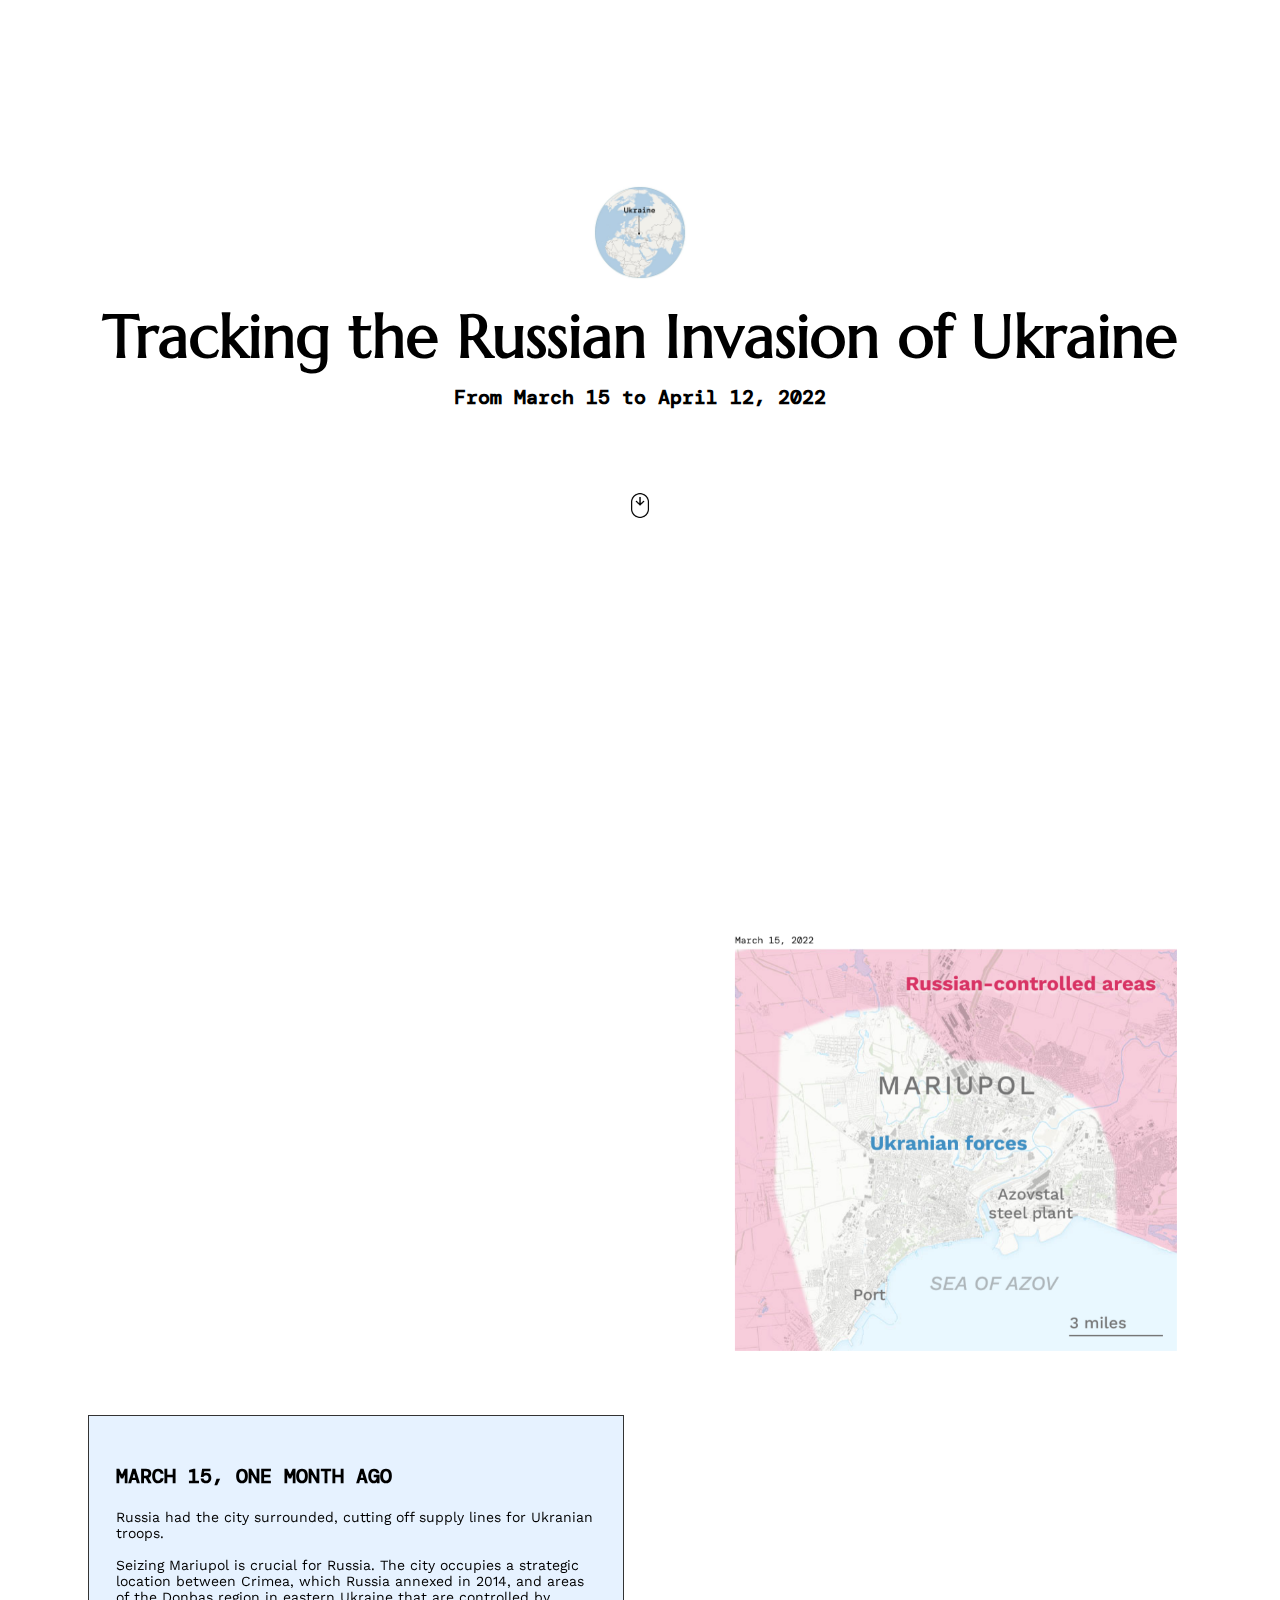
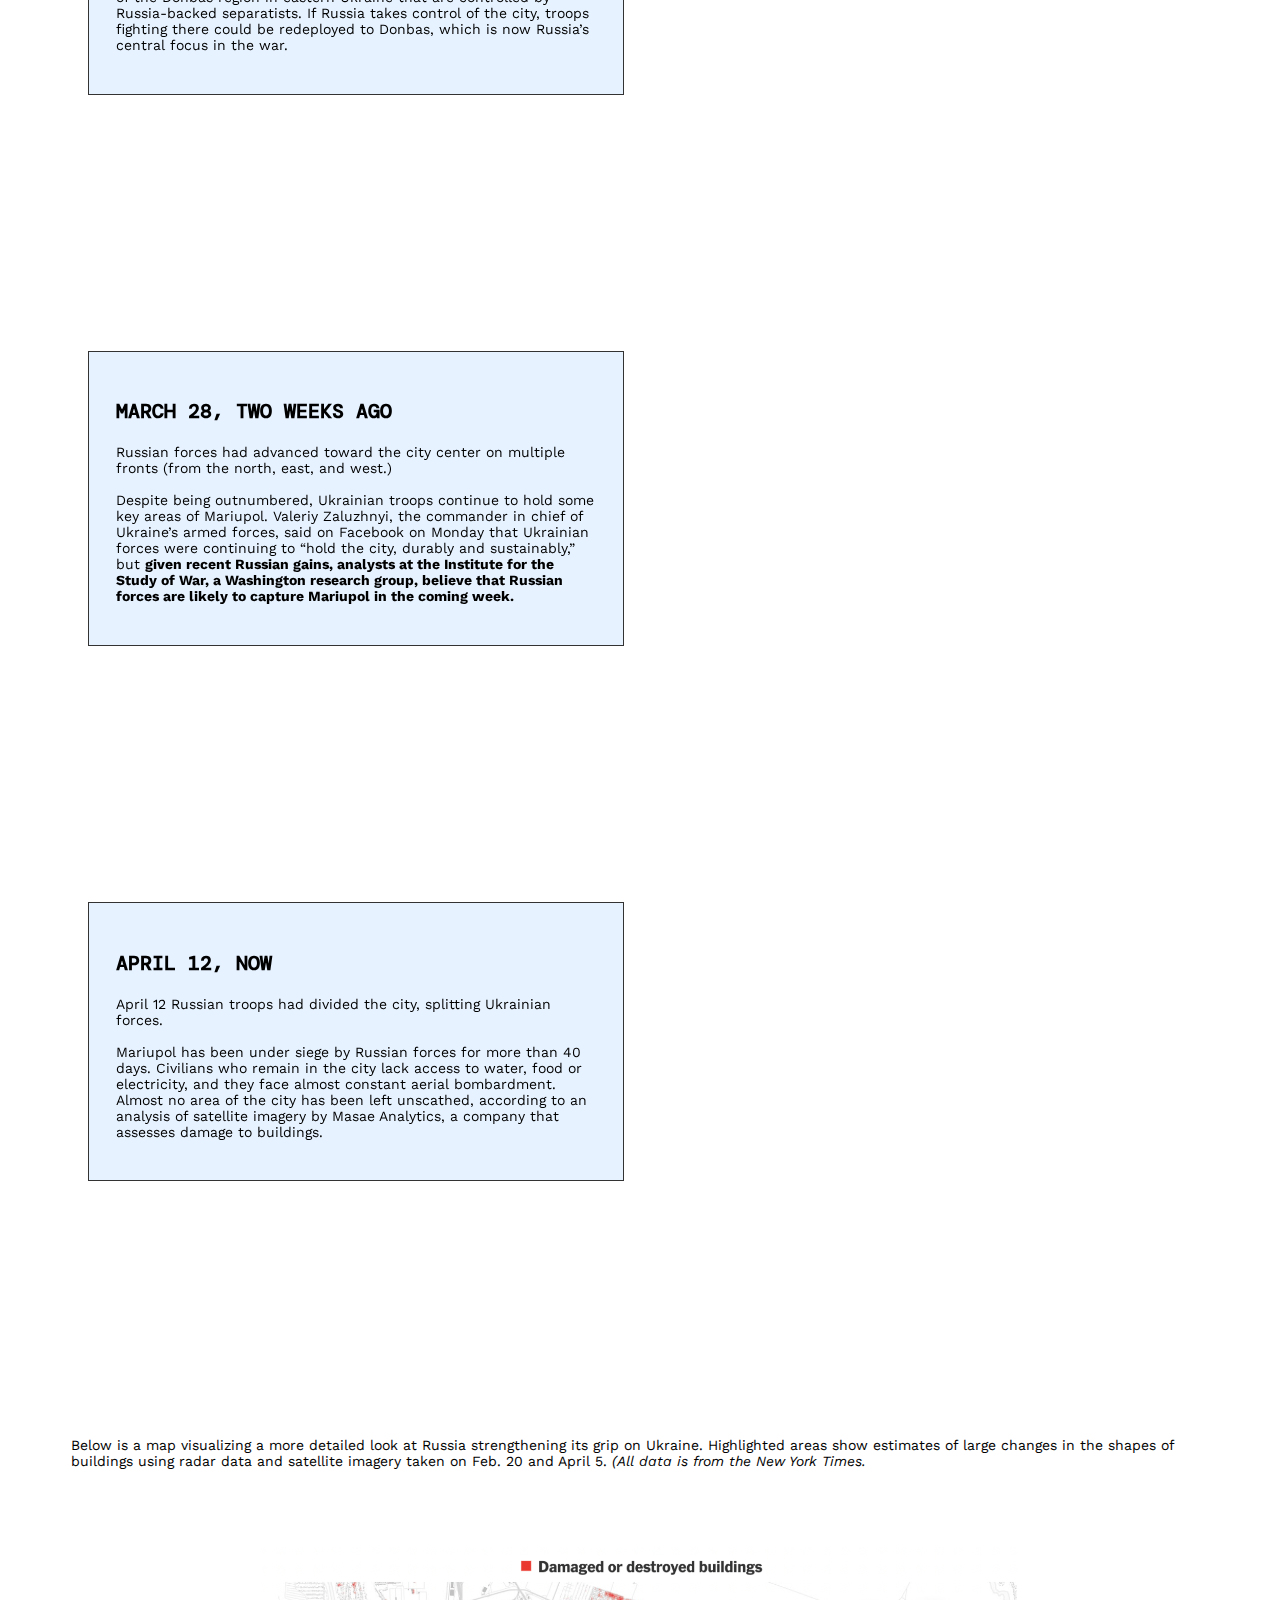
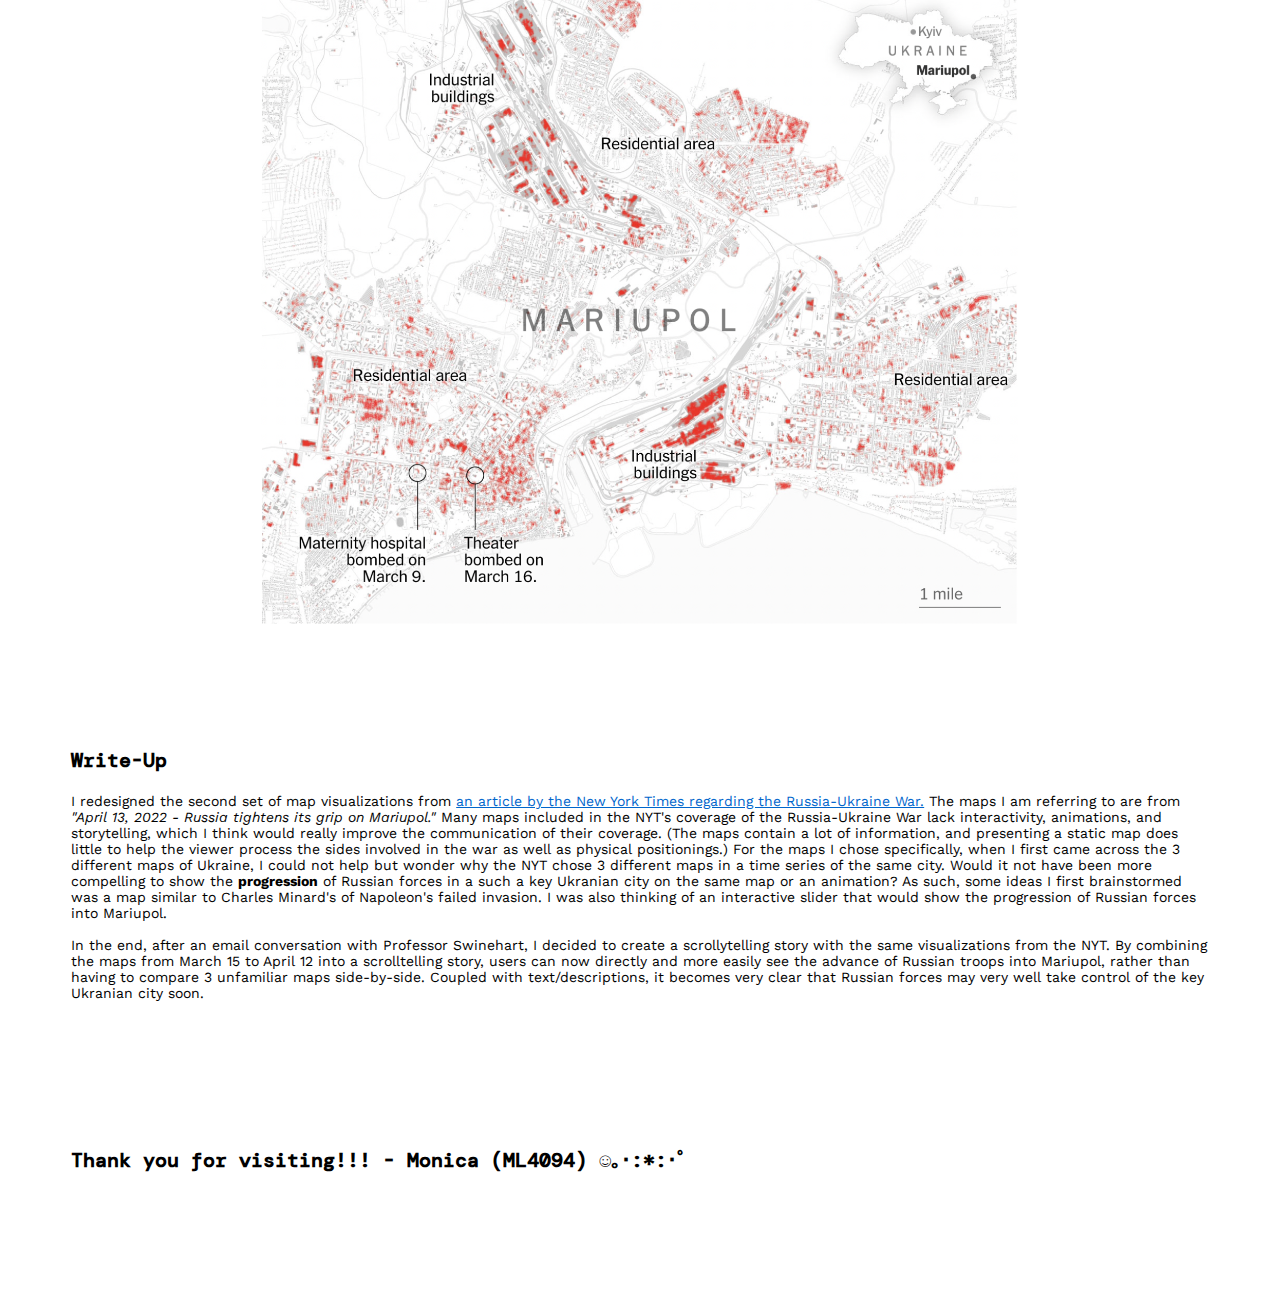
<file: index.html>
<!DOCTYPE html>
<head>
    <link rel="stylesheet" href="css/styles.css">
    <link rel="icon" href="media/ukraine.png">
</head>

<body>

    <div class="intro">
        <div class="intro-content">
            <img src="media/Globe.png" class="icon">
            <h1>Tracking the Russian Invasion of Ukraine</h1>
            <h2>From March 15 to April 12, 2022</h2>
            <img src="media/scroll.png" id="scroll-icon">
        </div>
    </div>

	<main id='container'>

        <div id="sticky">
            <img src="media/map1.png" id="ukraine">
        </div>

		<div id='scrolly'>
			<section id='scroll'>
				<div class='scroll__text'>
					<div class='step' data-step='1'>
                        <h3>MARCH 15, ONE MONTH AGO</h3>
						<p>Russia had the city surrounded, 
                            cutting off supply lines for Ukranian troops.
                            <br><br>
                            Seizing Mariupol is crucial for Russia. The
                            city occupies a strategic location 
                            between Crimea, which Russia annexed 
                            in 2014, and areas of the Donbas region 
                            in eastern Ukraine that are controlled by 
                            Russia-backed separatists. If Russia 
                            takes control of the city, troops fighting 
                            there could be redeployed to Donbas, 
                            which is now Russia&#8217s central focus in 
                            the war.
                        </p>
					</div>
					<div class='step' data-step='2'>
                        <h3>MARCH 28, TWO WEEKS AGO</h3>
						<p>Russian forces had advanced toward the city
                            center on multiple fronts (from the north, east, and west.)
                            <br><br>
                            Despite being outnumbered, Ukrainian troops 
                            continue to hold some key areas of Mariupol. 
                            Valeriy Zaluzhnyi, the commander in chief of 
                            Ukraine&#8217s armed forces, said on Facebook on 
                            Monday that Ukrainian forces were continuing to 
                            “hold the city, durably and sustainably,” but <b>given 
                            recent Russian gains, analysts at the Institute for 
                            the Study of War, a Washington research group, 
                            believe that Russian forces are likely to capture 
                            Mariupol in the coming week.</b>
                        </p>
					</div>
					<div class='step' data-step='3'>
                        <h3>APRIL 12, NOW</h3>
						<p> April 12 Russian troops had divided the city, splitting Ukrainian forces.
                            <br><br>
                            Mariupol has been under siege by Russian forces for more than 40 days. 
                            Civilians who remain in the city lack access to water, food or electricity, 
                            and they face almost constant aerial bombardment. Almost no area of 
                            the city has been left unscathed, according to an analysis of satellite 
                            imagery by Masae Analytics, a company that assesses damage to buildings.
                        </p>
					</div>
				</div>
			</section>
		</div>
	</main>

    <div id='outro'>
        <p>
            Below is a map visualizing a more detailed look at
            Russia strengthening its grip on Ukraine.
            Highlighted areas show estimates of large changes 
            in the shapes of buildings using radar data and 
            satellite imagery taken on Feb. 20 and April 5.
            <i>(All data is from the New York Times.</i>
        </p>
        <img src="media/summary.png" class="summary">
        <h3 class="end">Write-Up</h2>
        <p>
            I redesigned the second set of map visualizations from 
            <a href="https://www.nytimes.com/interactive/2022/world/europe/ukraine-maps.html">
            an article by the New York Times regarding the Russia-Ukraine War.</a>
            The maps I am referring to are from <i>"April 13, 2022 - Russia tightens its grip on Mariupol."</i>
            Many maps included in the NYT's coverage of the Russia-Ukraine War lack 
            interactivity, animations, and storytelling, which I think would really 
            improve the communication of their coverage. (The maps contain a lot of information, 
            and presenting a static map does little to help the viewer process the sides 
            involved in the war as well as physical positionings.) For the maps I chose specifically, 
            when I first came across the 3 different maps of Ukraine, I could not 
            help but wonder why the NYT chose 3 different maps in a time series of the same city. 
            Would it not have been more compelling to show the <b>progression</b> of Russian forces 
            in a such a key Ukranian city on the same map or an animation? As such, some 
            ideas I first brainstormed was a map similar to Charles Minard's of Napoleon's 
            failed invasion. I was also thinking of an interactive slider that would show the 
            progression of Russian forces into Mariupol. <br><br>
            In the end, after an email conversation with Professor Swinehart, I decided to create a 
            scrollytelling story with the same visualizations from the NYT. By combining the maps
            from March 15 to April 12 into a scrolltelling story, users can now directly and more 
            easily see the advance of Russian troops into Mariupol, rather than having to compare 
            3 unfamiliar maps side-by-side. Coupled with text/descriptions, it becomes 
            very clear that Russian forces may very well take control of the 
            key Ukranian city soon.
        </p>
        <h3 class="thanks">Thank you for visiting!!! - Monica (ML4094) ☺｡･:*:･ﾟ</h2>
    </div>

    <script language="JavaScript">

        let scrollPos = 0;
        
        window.onscroll = function() {
            var url = document.getElementById("ukraine").src;
            var step = document.getElementsByClassName("step");
            scrollPos = window.pageYOffset;
            console.log(url);
            console.log(scrollPos);
            if (scrollPos > 1000) {
                url = "media/map1.png"
            }
            if (scrollPos > 1600) {
                url = "media/map2.png"
            }
            if (scrollPos > 2050) {
                url = "media/map3.png"
            }
            document.getElementById("ukraine").src = url;
        };

    </script>

</body>
</file>
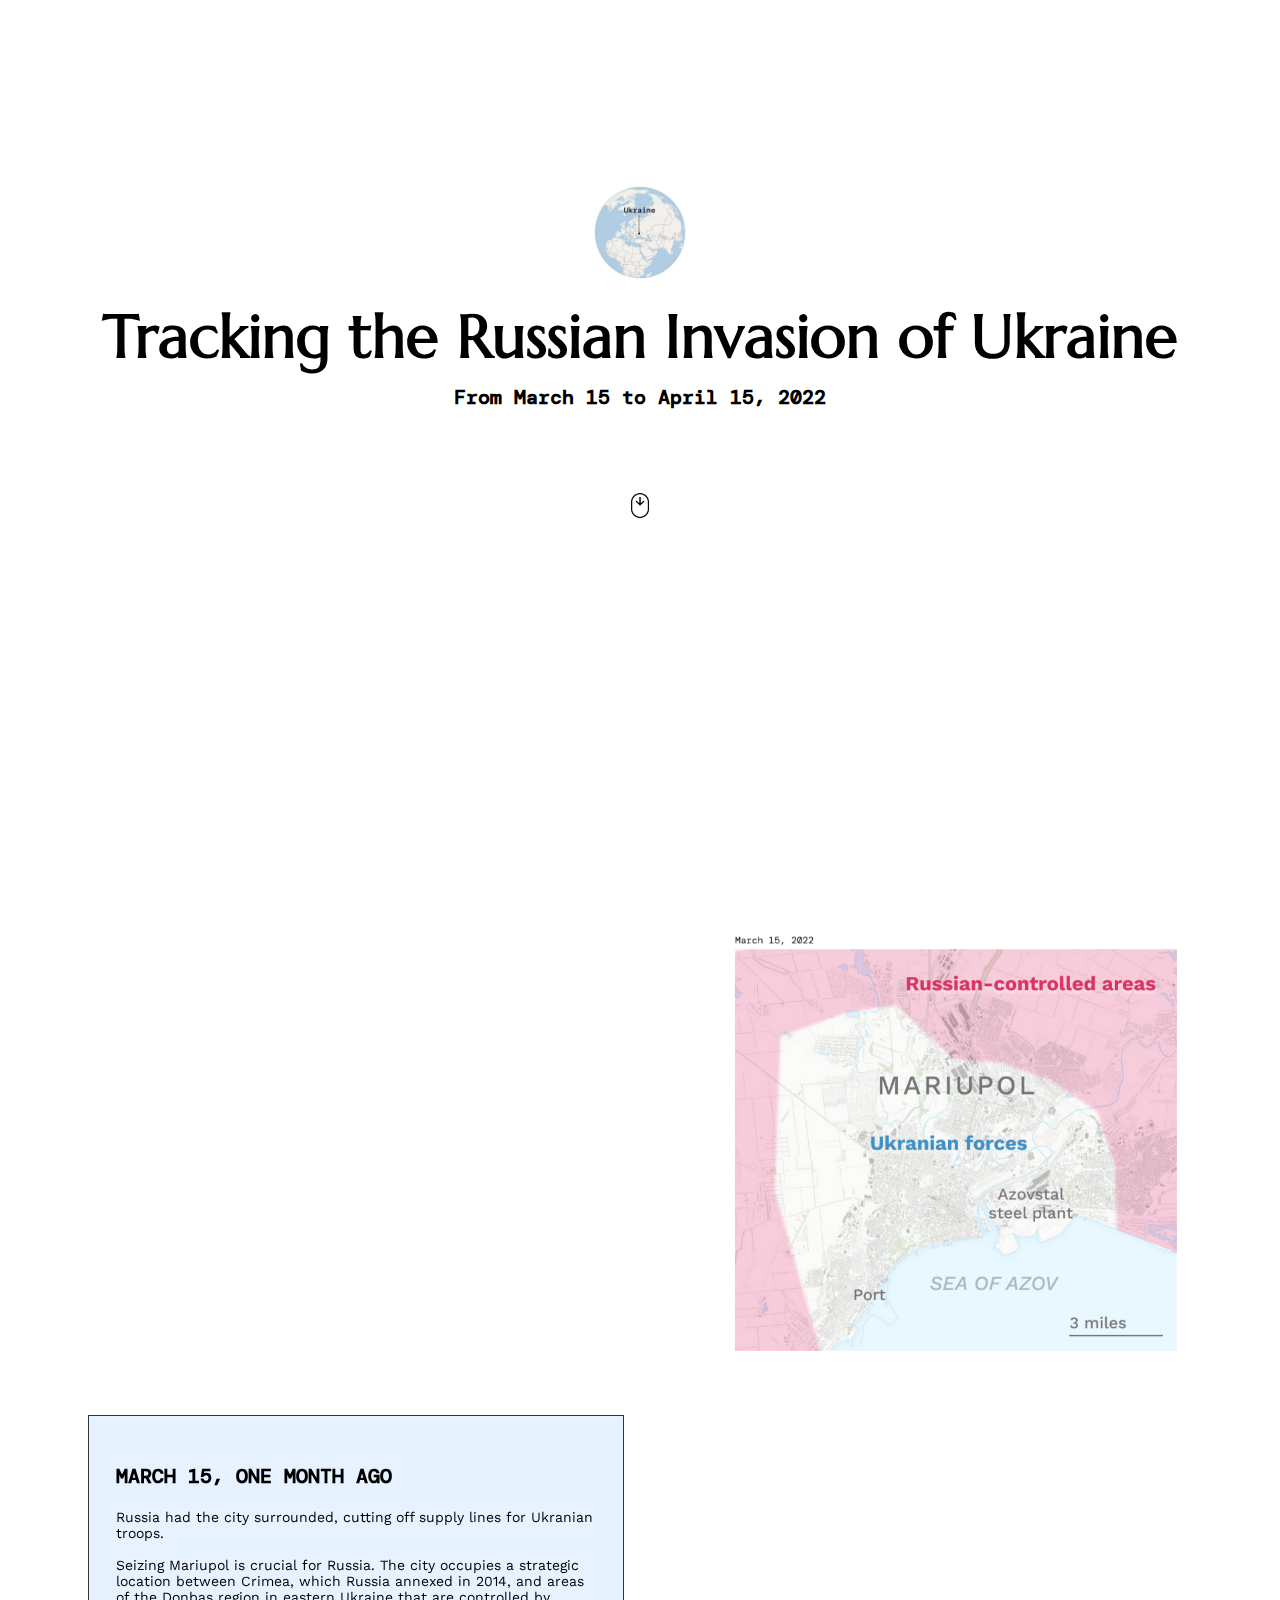
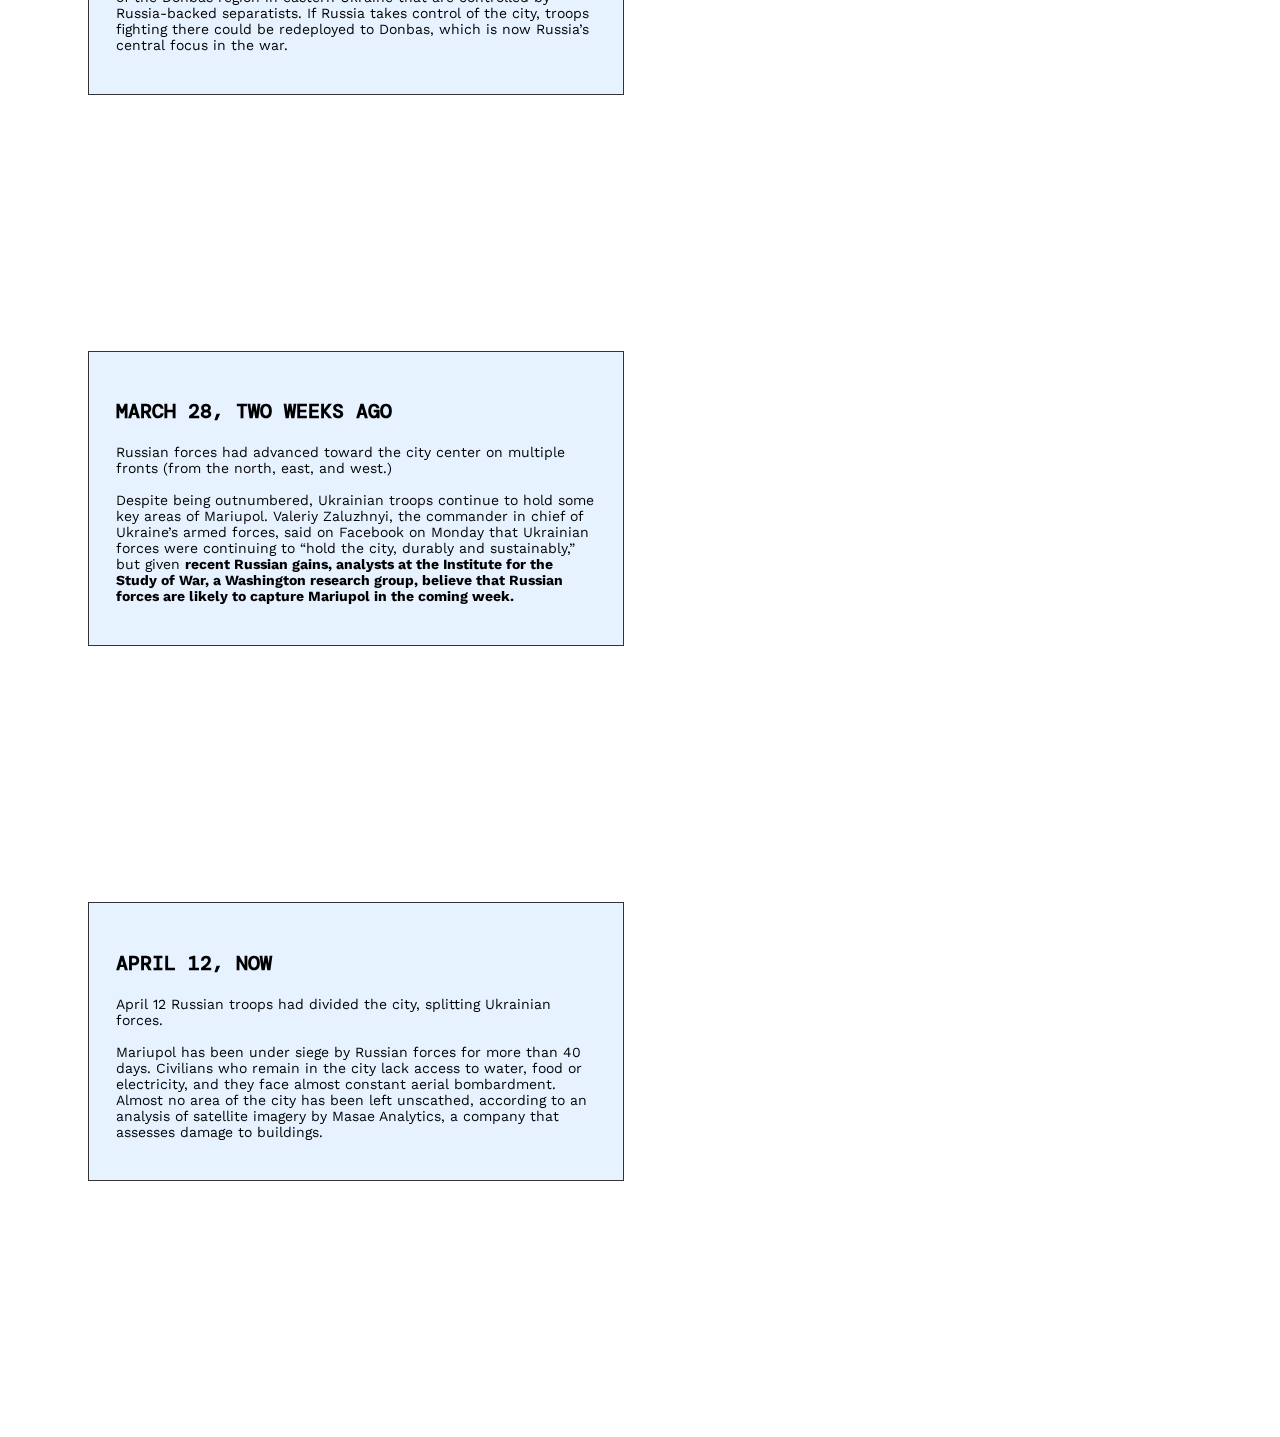
<file: main.html>
<!DOCTYPE html>
<head>
    <link rel="stylesheet" href="css/styles.css">
</head>

<body>

    <div class="intro">
        <div class="intro-content">
            <img src="media/Globe.png" class="icon">
            <h1>Tracking the Russian Invasion of Ukraine</h1>
            <h2>From March 15 to April 15, 2022</h2>
            <img src="media/scroll.png" id="scroll-icon">
        </div>
    </div>

	<main id='container'>

        <div id="sticky">
            <img src="media/map1.png" id="ukraine">
        </div>

		<div id='scrolly'>
			<section id='scroll'>
				<div class='scroll__text'>
					<div class='step' data-step='1'>
                        <h3>MARCH 15, ONE MONTH AGO</h3>
						<p>Russia had the city surrounded, 
                            cutting off supply lines for Ukranian troops.
                            <br><br>
                            Seizing Mariupol is crucial for Russia. The
                            city occupies a strategic location 
                            between Crimea, which Russia annexed 
                            in 2014, and areas of the Donbas region 
                            in eastern Ukraine that are controlled by 
                            Russia-backed separatists. If Russia 
                            takes control of the city, troops fighting 
                            there could be redeployed to Donbas, 
                            which is now Russia&#8217s central focus in 
                            the war.
                        </p>
					</div>
					<div class='step' data-step='2'>
                        <h3>MARCH 28, TWO WEEKS AGO</h3>
						<p>Russian forces had advanced toward the city
                            center on multiple fronts (from the north, east, and west.)
                            <br><br>
                            Despite being outnumbered, Ukrainian troops 
                            continue to hold some key areas of Mariupol. 
                            Valeriy Zaluzhnyi, the commander in chief of 
                            Ukraine&#8217s armed forces, said on Facebook on 
                            Monday that Ukrainian forces were continuing to 
                            “hold the city, durably and sustainably,” but given 
                            <b>recent Russian gains, analysts at the Institute for 
                            the Study of War, a Washington research group, 
                            believe that Russian forces are likely to capture 
                            Mariupol in the coming week.</b>
                        </p>
					</div>
					<div class='step' data-step='3'>
                        <h3>APRIL 12, NOW</h3>
						<p> April 12 Russian troops had divided the city, splitting Ukrainian forces.
                            <br><br>
                            Mariupol has been under siege by Russian forces for more than 40 days. 
                            Civilians who remain in the city lack access to water, food or electricity, 
                            and they face almost constant aerial bombardment. Almost no area of 
                            the city has been left unscathed, according to an analysis of satellite 
                            imagery by Masae Analytics, a company that assesses damage to buildings.
                        </p>
					</div>
				</div>
			</section>
			<div id='anchor-4'></div>
			<section id='outro'></section>
			<div id='anchor-5'></div>
		</div>

	</main>

    <script language="JavaScript">

        let scrollPos = 0;
        const obj = document.getElementById("sticky");
        
        obj.onscroll = function() {
            var url = document.getElementById("ukraine").src;
            scrollPos = window.pageYOffset;
            console.log(url);
            console.log(scrollPos);
            if (scrollPos > 1000) {
                url = "media/map2.png"
            }
            if (scrollPos > 2000) {
                url = "media/map3.png"
            }
            document.getElementById("ukraine").src = url;
        };

    </script>

</body>
</file>
<file: css/styles.css>
@import url('https://fonts.googleapis.com/css2?family=DM+Mono&family=Marcellus&family=Work+Sans:wght@300;400;800&display=swap');

.intro {
    padding-left: 0px;
    padding-right: 0px;
    margin-right: 0px;
    margin-left: 0px;
    width: 100%;
    background-color: white;
    min-height: 50em;
}

.intro-content {
    padding-top: 14%;
}

.icon {
    display: block;
    margin-left: auto;
    margin-right: auto;
    width: 7.5%;
}

#scroll-icon {
    display: block;
    margin-left: auto;
    margin-right: auto;
    width: 2.5%;
    padding-top: 5%;
    animation: top 1s ease-in-out infinite;
}
    
@keyframes top{
    from{transform:translateY(0px);}
    to{transform:translateY(15px);}
}

h1 {
    font-family: 'Marcellus', serif;
    font-size: 60px;
    text-align: center;
    margin-top: 1.5%;
    margin-bottom: -0.5%;
}

h2 {
    font-family: 'DM Mono', monospace;
    font-size: 20px;
    text-align: center;
}

h3 {
    font-family: 'DM Mono', monospace;
    font-size: 20px;
    padding-top: 5%;
    padding-left: 5%;
    padding-right: 5%;
}

p {
    font-family: 'Work Sans', sans-serif;
    font-size: 14px;
    padding-bottom: auto;
    padding-left: 5%;
    padding-right: 5%;
    padding-bottom: 5%;
}

main#container {
    position: relative;
}

#sticky {
    position: -webkit-sticky;
    position: sticky;
    top: 0;
    margin-left: 50%;
}

#scroll {
    position: relative;
    width: 50%;
}

.step {
    margin: 4em auto 16em 4em;
    border: 1px solid #333;
    background-color: #e6f2ff;
}

a {
    color: #0066cc;
}

.scroll__text {
    position: relative;
    padding: 0 1rem;
    margin: 0 auto;
}

#ukraine {
    width: 70%;
    margin-left: auto;
    margin-right: auto;
    padding-top: 20%;
    display: block;
}

.summary {
    margin-left: auto;
    margin-right: auto;
    width: 60%;
    display: block;
}

.end {
    margin-top: 3em;
}

.thanks {
    margin-bottom: 6em;
}
</file>
